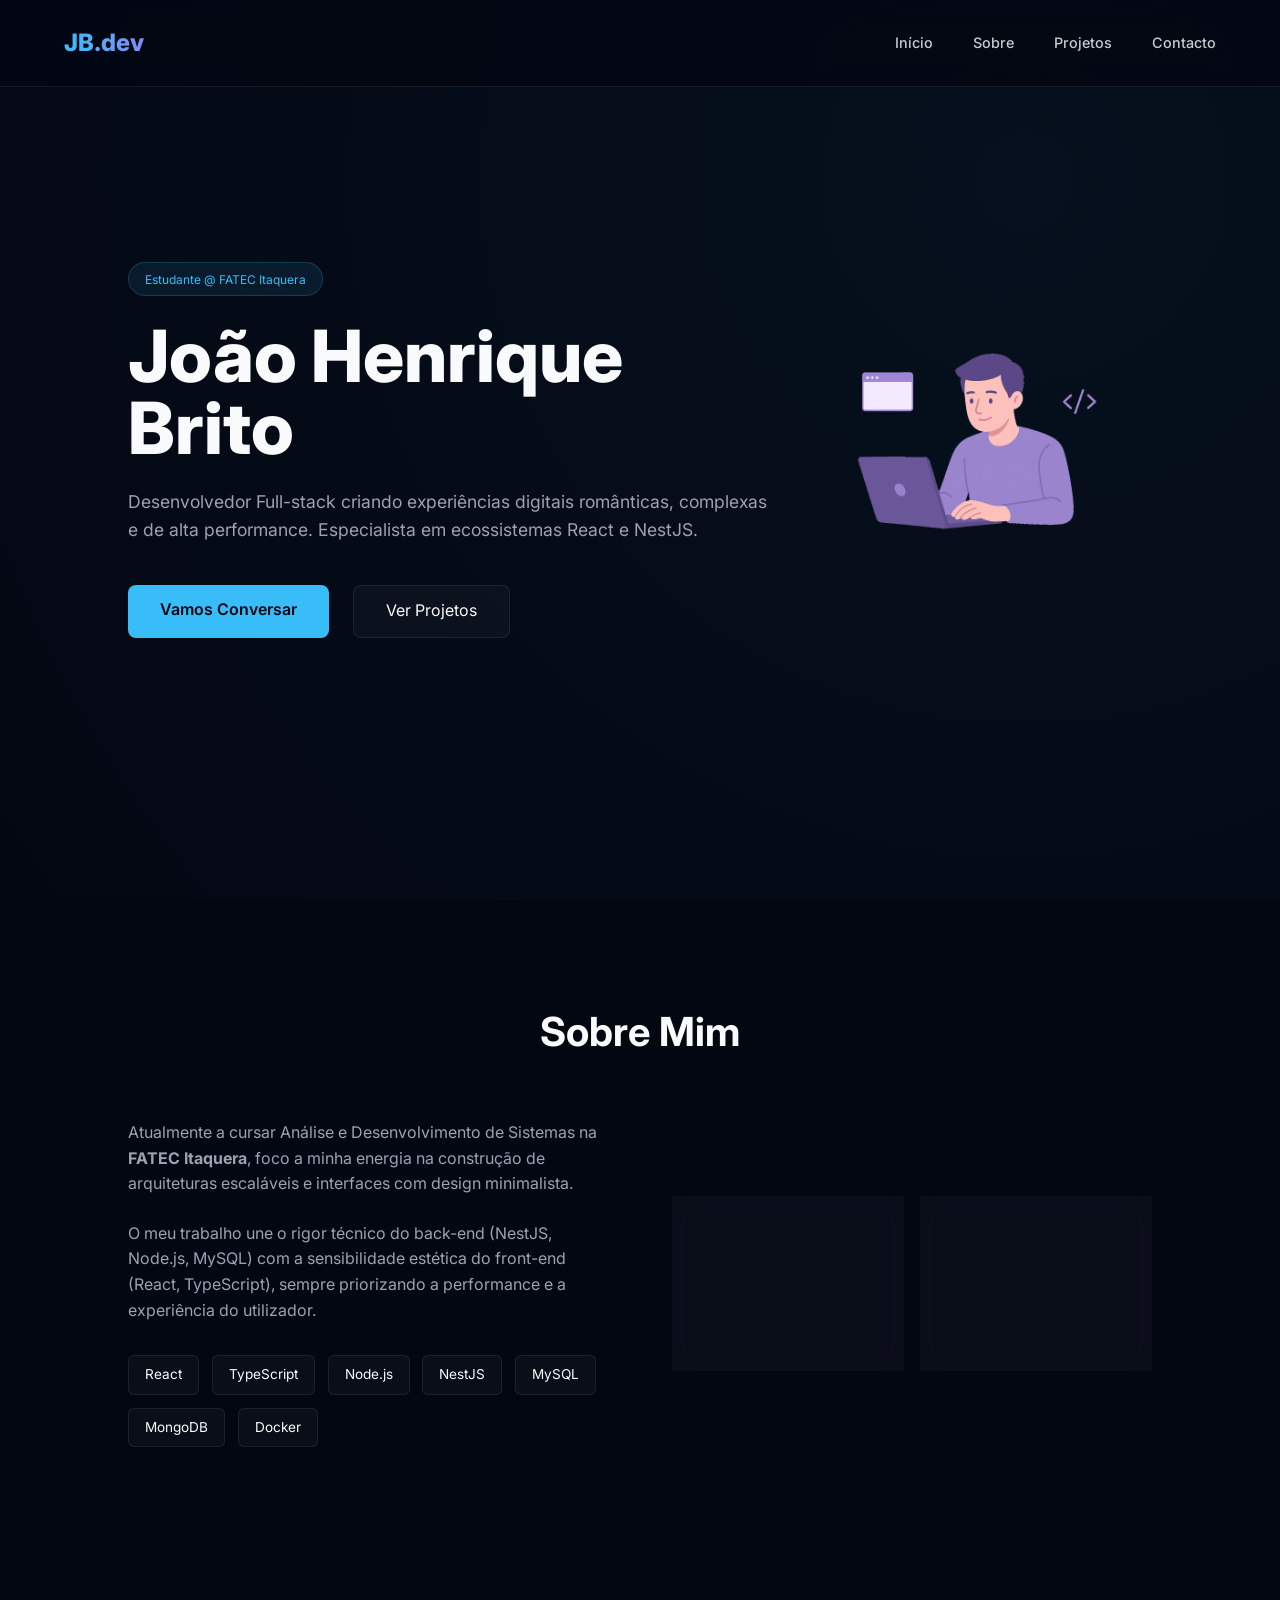
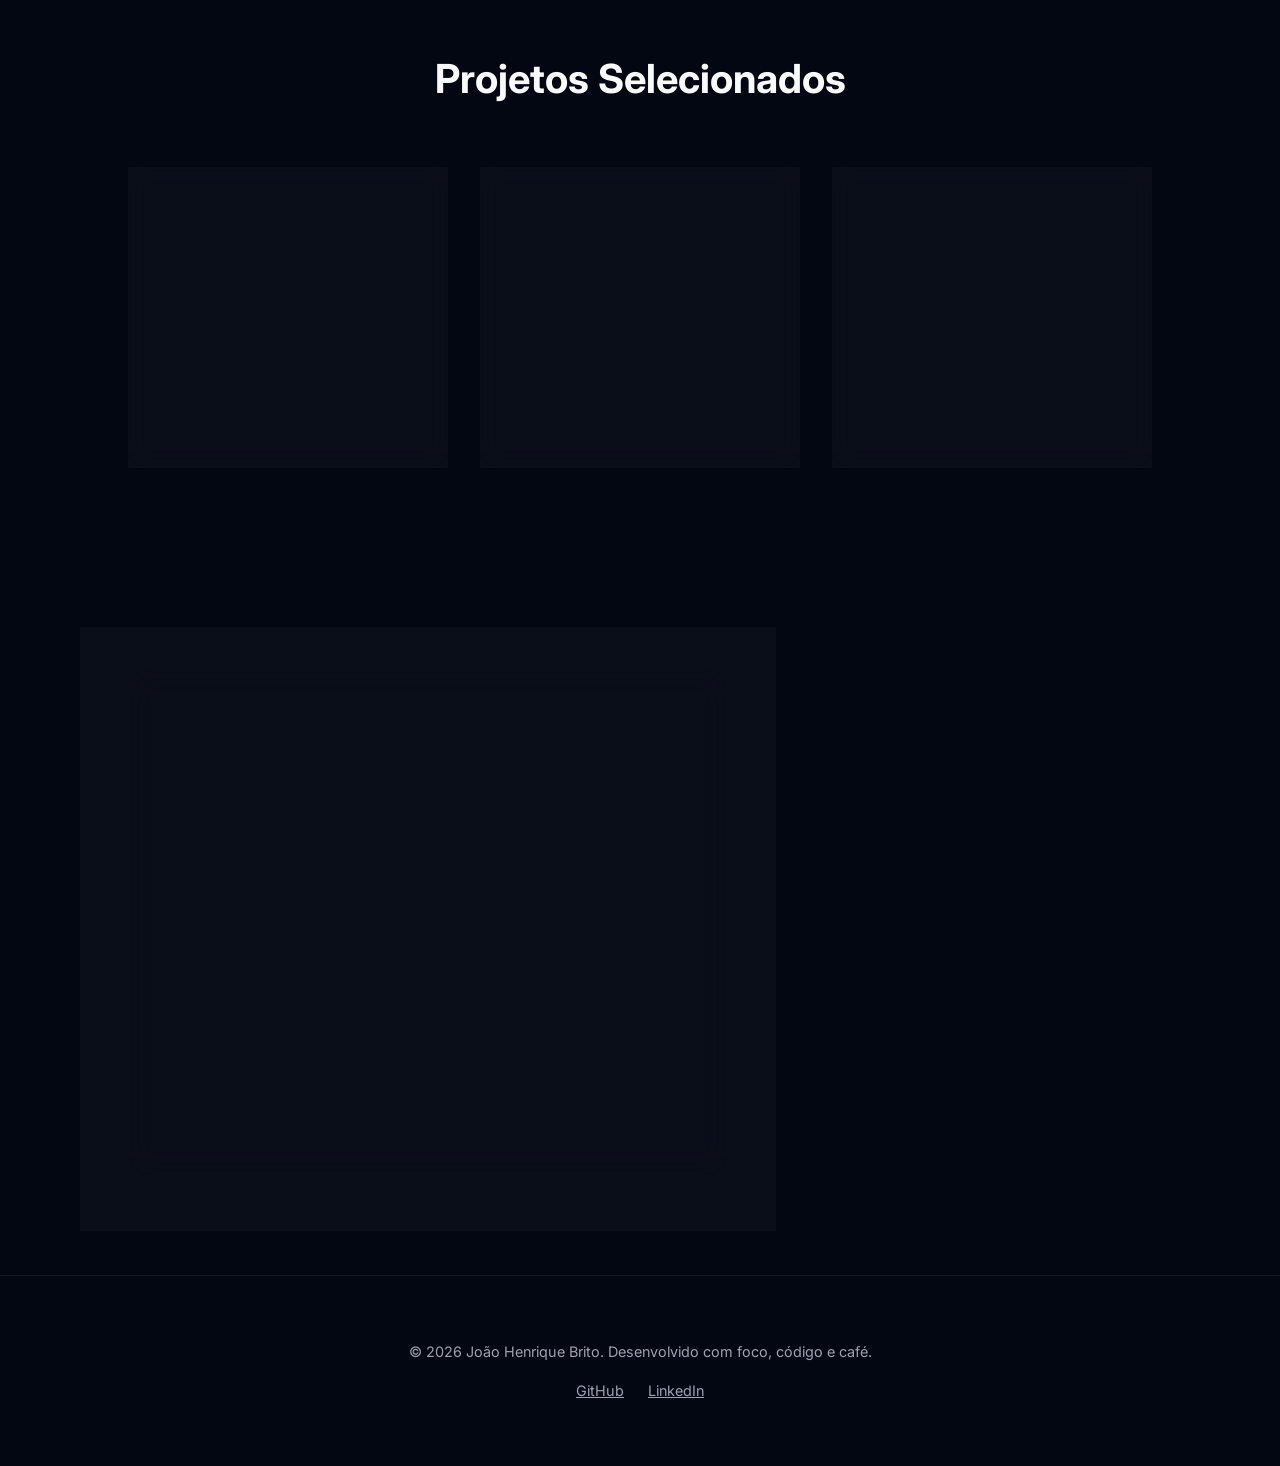
<file: index.html>
<!DOCTYPE html>
<html lang="pt-br">

<head>
    <meta charset="UTF-8">
    <meta name="viewport" content="width=device-width, initial-scale=1.0">
    <meta name="author" content="João Henrique Brito">
    <meta name="description"
        content="Portfólio de João Henrique Brito, Desenvolvedor Full-stack especializado em React, Node.js, NestJS e arquiteturas modernas.">
    <meta name="keywords"
        content="João Henrique Brito, Full-stack, React, NestJS, TypeScript, FATEC Itaquera, Desenvolvedor">

    <meta property="og:title" content="João Henrique Brito | Full-stack Developer">
    <meta property="og:description"
        content="Transformando ideias complexas em experiências digitais de alta performance.">
    <meta property="og:type" content="website">

    <link rel="icon" type="image/svg+xml" href="./assets/img/favicon.svg">
    <title>João Brito | Full-stack Developer</title>

    <link href="https://fonts.googleapis.com/css2?family=Inter:wght@300;400;600;800&display=swap" rel="stylesheet">

    <style>
        /* Variáveis de Estilo - Estética Glassmorphism */
        :root {
            --bg: #030712;
            --card-bg: rgba(255, 255, 255, 0.03);
            --primary: #38bdf8;
            --secondary: #818cf8;
            --text-main: #f9fafb;
            --text-dim: #9ca3af;
            --glass-border: rgba(255, 255, 255, 0.08);
            --glass-shadow: 0 8px 32px 0 rgba(0, 0, 0, 0.37);
        }

        * {
            margin: 0;
            padding: 0;
            box-sizing: border-box;
            font-family: 'Inter', sans-serif;
            scroll-behavior: smooth;
        }

        body {
            background-color: var(--bg);
            color: var(--text-main);
            line-height: 1.6;
            overflow-x: hidden;
        }

        /* Animações */
        @keyframes fadeIn {
            from {
                opacity: 0;
                transform: translateY(20px);
            }

            to {
                opacity: 1;
                transform: translateY(0);
            }
        }

        @keyframes float {
            0% {
                transform: translateY(0px);
            }

            50% {
                transform: translateY(-10px);
            }

            100% {
                transform: translateY(0px);
            }
        }

        /* Header e Navegação */
        header {
            padding: 1.5rem 5%;
            position: fixed;
            width: 100%;
            top: 0;
            z-index: 1000;
            background: rgba(3, 7, 18, 0.8);
            backdrop-filter: blur(12px);
            border-bottom: 1px solid var(--glass-border);
        }

        .menu-content {
            display: flex;
            justify-content: space-between;
            align-items: center;
            max-width: 1200px;
            margin: 0 auto;
        }

        #titulo {
            font-size: 1.5rem;
            font-weight: 800;
            background: linear-gradient(to right, var(--primary), var(--secondary));
            -webkit-background-clip: text;
            -webkit-text-fill-color: transparent;
            text-decoration: none;
        }

        .menu-list {
            display: flex;
            list-style: none;
            gap: 2.5rem;
        }

        .menu-list a {
            color: var(--text-main);
            text-decoration: none;
            font-size: 0.9rem;
            font-weight: 500;
            transition: 0.3s;
            opacity: 0.8;
        }

        .menu-list a:hover {
            opacity: 1;
            color: var(--primary);
        }

        /* Seção Hero */
        .hero-container {
            min-height: 100vh;
            display: flex;
            align-items: center;
            justify-content: space-between;
            padding: 0 10%;
            background: radial-gradient(circle at 80% 20%, rgba(56, 189, 248, 0.05), transparent);
        }

        .hero-content {
            max-width: 650px;
            animation: fadeIn 1s ease-out;
        }

        .badge {
            background: rgba(56, 189, 248, 0.1);
            color: var(--primary);
            padding: 0.4rem 1rem;
            border-radius: 99px;
            font-size: 0.75rem;
            border: 1px solid rgba(56, 189, 248, 0.2);
            margin-bottom: 1.5rem;
            display: inline-block;
        }

        .hero-content h1 {
            font-size: clamp(2.5rem, 8vw, 4.5rem);
            line-height: 1;
            margin-bottom: 1.5rem;
            font-weight: 800;
        }

        .hero-content p {
            font-size: 1.1rem;
            color: var(--text-dim);
            margin-bottom: 2.5rem;
        }

        .buttons-container {
            display: flex;
            gap: 1.5rem;
        }

        /* Botões */
        .botao {
            background: var(--primary);
            color: #030712;
            padding: 0.8rem 2rem;
            border-radius: 8px;
            text-decoration: none;
            font-weight: 600;
            transition: 0.3s;
            border: none;
        }

        .botao:hover {
            transform: translateY(-3px);
            box-shadow: 0 10px 20px -10px var(--primary);
        }

        .botao-outline {
            border: 1px solid var(--glass-border);
            color: var(--text-main);
            padding: 0.8rem 2rem;
            border-radius: 8px;
            text-decoration: none;
            transition: 0.3s;
            background: var(--card-bg);
        }

        .botao-outline:hover {
            background: rgba(255, 255, 255, 0.1);
        }

        /* Seções Gerais */
        .section-container {
            padding: 100px 10%;
            max-width: 1400px;
            margin: 0 auto;
        }

        h2 {
            font-size: 2.5rem;
            margin-bottom: 3.5rem;
            text-align: center;
        }

        /* Sobre Mim */
        .about-grid {
            display: grid;
            grid-template-columns: 1fr 1fr;
            gap: 4rem;
            align-items: center;
        }

        .about-text p {
            margin-bottom: 1.5rem;
            color: var(--text-dim);
        }

        .skills-tags {
            display: flex;
            flex-wrap: wrap;
            gap: 0.8rem;
            margin-top: 2rem;
        }

        .tag {
            background: var(--card-bg);
            border: 1px solid var(--glass-border);
            padding: 0.5rem 1rem;
            border-radius: 6px;
            font-size: 0.85rem;
            color: var(--text-main);
        }

        /* Grelha de Projetos */
        .projects-grid {
            display: grid;
            grid-template-columns: repeat(auto-fit, minmax(320px, 1fr));
            gap: 2rem;
        }

        .project-card {
            background: var(--card-bg);
            backdrop-filter: blur(12px);
            border: 1px solid var(--glass-border);
            border-radius: 16px;
            padding: 2rem;
            transition: 0.4s;
            display: flex;
            flex-direction: column;
            justify-content: space-between;
        }

        .project-card:hover {
            transform: translateY(-10px);
            border-color: var(--primary);
            background: rgba(255, 255, 255, 0.05);
        }

        .project-card h3 {
            margin-bottom: 1rem;
            font-size: 1.4rem;
        }

        .project-card p {
            color: var(--text-dim);
            font-size: 0.95rem;
            margin-bottom: 2rem;
        }

        /* Formulário de Contacto */
        .contact-container {
            display: flex;
            justify-content: center;
        }

        .glass-card {
            background: var(--card-bg);
            backdrop-filter: blur(16px);
            border: 1px solid var(--glass-border);
            padding: 3rem;
            border-radius: 24px;
            width: 100%;
            max-width: 600px;
            box-shadow: var(--glass-shadow);
        }

        form {
            display: flex;
            flex-direction: column;
            gap: 1.2rem;
        }

        input,
        textarea {
            background: rgba(255, 255, 255, 0.03);
            border: 1px solid var(--glass-border);
            padding: 1rem;
            border-radius: 10px;
            color: white;
            outline: none;
            transition: 0.3s;
        }

        input:focus,
        textarea:focus {
            border-color: var(--primary);
            background: rgba(255, 255, 255, 0.06);
        }

        /* Footer */
        footer {
            text-align: center;
            padding: 4rem;
            color: var(--text-dim);
            border-top: 1px solid var(--glass-border);
            font-size: 0.9rem;
        }

        /* Mobile */
        @media (max-width: 768px) {
            .about-grid {
                grid-template-columns: 1fr;
                text-align: center;
            }

            .hero-container {
                flex-direction: column;
                text-align: center;
                justify-content: center;
            }

            .menu-list {
                display: none;
            }

            .buttons-container {
                justify-content: center;
            }
        }
    </style>
</head>

<body>

    <header>
        <div class="menu-content">
            <a href="index.html" id="titulo">JB.dev</a>
            <nav>
                <ul class="menu-list">
                    <li><a href="#hero">Início</a></li>
                    <li><a href="#about">Sobre</a></li>
                    <li><a href="#projects">Projetos</a></li>
                    <li><a href="#contact">Contacto</a></li>
                </ul>
            </nav>
        </div>
    </header>

    <main>
        <section id="hero" class="hero-container">
            <article class="hero-content">
                <span class="badge">Estudante @ FATEC Itaquera</span>
                <h1>João Henrique Brito</h1>
                <p>Desenvolvedor Full-stack criando experiências digitais românticas, complexas e de alta performance.
                    Especialista em ecossistemas React e NestJS.</p>

                <div class="buttons-container">
                    <a href="#contact" class="botao">Vamos Conversar</a>
                    <a href="#projects" class="botao-outline">Ver Projetos</a>
                </div>
            </article>

            <figure style="animation: float 4s ease-in-out infinite;">
                <img src="./assets/img/foto_dev_man.svg" alt="Avatar de João Brito" width="350">
            </figure>
        </section>

        <section id="about" class="section-container">
            <h2>Sobre Mim</h2>
            <div class="about-grid">
                <div class="about-text">
                    <p>Atualmente a cursar Análise e Desenvolvimento de Sistemas na <strong>FATEC Itaquera</strong>,
                        foco a minha energia na construção de arquiteturas escaláveis e interfaces com design
                        minimalista.</p>
                    <p>O meu trabalho une o rigor técnico do back-end (NestJS, Node.js, MySQL) com a sensibilidade
                        estética do front-end (React, TypeScript), sempre priorizando a performance e a experiência do
                        utilizador.</p>

                    <div class="skills-tags">
                        <span class="tag">React</span>
                        <span class="tag">TypeScript</span>
                        <span class="tag">Node.js</span>
                        <span class="tag">NestJS</span>
                        <span class="tag">MySQL</span>
                        <span class="tag">MongoDB</span>
                        <span class="tag">Docker</span>
                    </div>
                </div>
                <div class="about-stats" style="display: grid; grid-template-columns: 1fr 1fr; gap: 1rem;">
                    <div class="project-card" style="text-align: center;">
                        <span style="font-size: 2rem; font-weight: 800; color: var(--primary);">+10</span>
                        <p>Repositórios</p>
                    </div>
                    <div class="project-card" style="text-align: center;">
                        <span style="font-size: 2rem; font-weight: 800; color: var(--secondary);">100%</span>
                        <p>Focado</p>
                    </div>
                </div>
            </div>
        </section>

        <section id="projects" class="section-container">
            <h2>Projetos Selecionados</h2>
            <div class="projects-grid">

                <article class="project-card">
                    <div>
                        <h3>React Builder Pro</h3>
                        <p>Visual drag-and-drop builder que gera código React e Vite pronto para produção.</p>
                    </div>
                    <a href="https://github.com/Healer101015" target="_blank" class="botao-outline"
                        style="text-align: center;">Ver no GitHub</a>
                </article>

                <article class="project-card">
                    <div>
                        <h3>Doodle Tasks</h3>
                        <p>Gestor de tarefas com integração MongoDB e gerador de avatares customizados para cada
                            utilizador.</p>
                    </div>
                    <a href="https://github.com/Healer101015" target="_blank" class="botao-outline"
                        style="text-align: center;">Ver no GitHub</a>
                </article>

                <article class="project-card">
                    <div>
                        <h3>SOLVPLACE</h3>
                        <p>Landing page profissional para assistência técnica de eletrónicos, focada em conversão e
                            branding solvB.</p>
                    </div>
                    <a href="https://github.com/Healer101015" target="_blank" class="botao-outline"
                        style="text-align: center;">Ver no GitHub</a>
                </article>

            </div>
        </section>

        <section id="contact" class="section-container">
            <div class="glass-card">
                <h2 style="margin-bottom: 2rem; text-align: left;">Inicie um Projeto</h2>
                <form id="formulario" action="success.html">
                    <div style="display: grid; grid-template-columns: 1fr 1fr; gap: 1rem;">
                        <input type="text" name="nome" placeholder="Seu Nome" required>
                        <input type="email" name="email" placeholder="Seu E-mail" required>
                    </div>
                    <input type="text" name="assunto" placeholder="Assunto">
                    <textarea name="mensagem" rows="5"
                        placeholder="Como posso ajudar no seu próximo desafio?"></textarea>
                    <button type="submit" class="botao">Enviar Mensagem</button>
                </form>
            </div>
        </section>
    </main>

    <footer>
        <p>&copy; 2026 João Henrique Brito. Desenvolvido com foco, código e café.</p>
        <div style="margin-top: 1rem;">
            <a href="https://github.com/Healer101015" target="_blank"
                style="color: var(--text-dim); margin: 0 10px;">GitHub</a>
            <a href="#" style="color: var(--text-dim); margin: 0 10px;">LinkedIn</a>
        </div>
    </footer>

</body>

<script src="assets/js/main.js" defer></script>

</html>
</file>
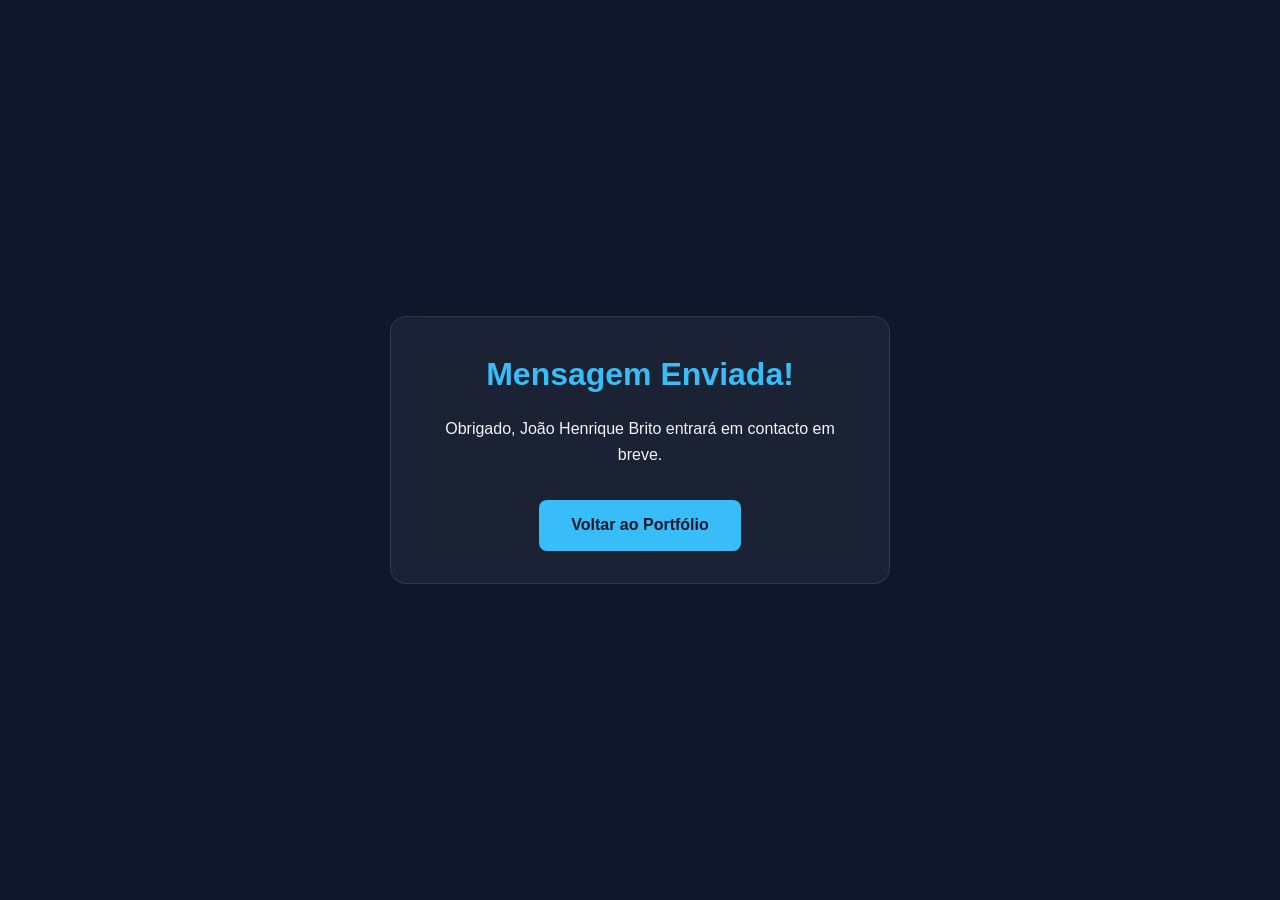
<file: success.html>
<!DOCTYPE html>
<html lang="pt-br">

<head>
    <meta charset="UTF-8">
    <title>Sucesso | João Brito</title>
    <link rel="stylesheet" href="assets/css/styles.css">
</head>

<body class="success-page">
    <div style="height: 100vh; display: flex; align-items: center; justify-content: center; text-align: center;">
        <div class="glass-card" style="max-width: 500px;">
            <h1 style="color: var(--primary); margin-bottom: 1rem;">Mensagem Enviada!</h1>
            <p style="margin-bottom: 2rem;">Obrigado, João Henrique Brito entrará em contacto em breve.</p>
            <a href="index.html" class="botao">Voltar ao Portfólio</a>
        </div>
    </div>
</body>

</html>
</file>
<file: assets/css/styles.css>
:root {
    --bg: #0f172a;
    --card-bg: rgba(255, 255, 255, 0.05);
    --primary: #38bdf8;
    --text-main: #f1f5f9;
    --text-dim: #94a3b8;
    --glass-border: rgba(255, 255, 255, 0.1);
}

* {
    margin: 0;
    padding: 0;
    box-sizing: border-box;
    font-family: 'Inter', sans-serif;
}

body {
    background-color: var(--bg);
    color: var(--text-main);
    line-height: 1.6;
    overflow-x: hidden;
}

/* Header & Nav */
header {
    padding: 1.5rem 5%;
    position: fixed;
    width: 100%;
    top: 0;
    z-index: 100;
    background: rgba(15, 23, 42, 0.8);
    backdrop-filter: blur(10px);
}

.menu-content {
    display: flex;
    justify-content: space-between;
    align-items: center;
}

#titulo {
    font-size: 1.5rem;
    font-weight: 800;
    color: var(--primary);
    text-decoration: none;
}

.menu-list {
    display: flex;
    list-style: none;
    gap: 2rem;
}

.menu-list a {
    color: var(--text-main);
    text-decoration: none;
    font-size: 0.9rem;
    transition: 0.3s;
}

.menu-list a:hover {
    color: var(--primary);
}

/* Hero Section */
.hero-container {
    height: 100vh;
    display: flex;
    align-items: center;
    padding: 0 10%;
    background: radial-gradient(circle at top right, #1e293b, #0f172a);
}

.hero-content h1 {
    font-size: 4rem;
    line-height: 1.1;
    margin-bottom: 1.5rem;
}

.hero-content p {
    font-size: 1.2rem;
    color: var(--text-dim);
    max-width: 600px;
    margin-bottom: 2rem;
}

.badge {
    background: rgba(56, 189, 248, 0.1);
    color: var(--primary);
    padding: 0.5rem 1rem;
    border-radius: 20px;
    font-size: 0.8rem;
    border: 1px solid var(--primary);
}

/* Sections */
.section-container {
    padding: 100px 10%;
}

h2 {
    font-size: 2.5rem;
    margin-bottom: 3rem;
}

/* Glassmorphism Cards */
.project-card,
.glass-card {
    background: var(--card-bg);
    backdrop-filter: blur(12px);
    border: 1px solid var(--glass-border);
    border-radius: 16px;
    padding: 2rem;
    transition: transform 0.3s ease;
}

.project-card:hover {
    transform: translateY(-10px);
    border-color: var(--primary);
}

.projects-grid {
    display: grid;
    grid-template-columns: repeat(auto-fit, minmax(300px, 1fr));
    gap: 2rem;
}

/* Form */
form {
    display: flex;
    flex-direction: column;
    gap: 1rem;
}

input,
textarea {
    background: rgba(255, 255, 255, 0.05);
    border: 1px solid var(--glass-border);
    padding: 1rem;
    border-radius: 8px;
    color: white;
}

/* Buttons */
.botao {
    background: var(--primary);
    color: #0f172a;
    padding: 0.8rem 2rem;
    border-radius: 8px;
    text-decoration: none;
    font-weight: 600;
    display: inline-block;
    transition: 0.3s;
    border: none;
    cursor: pointer;
}

.botao-outline {
    border: 1px solid var(--glass-border);
    color: var(--text-main);
    padding: 0.8rem 2rem;
    border-radius: 8px;
    text-decoration: none;
    margin-left: 1rem;
}

.tag {
    font-size: 0.75rem;
    background: #1e293b;
    padding: 4px 12px;
    border-radius: 4px;
    margin-right: 5px;
}

footer {
    text-align: center;
    padding: 3rem;
    color: var(--text-dim);
    border-top: 1px solid var(--glass-border);
}
</file>
